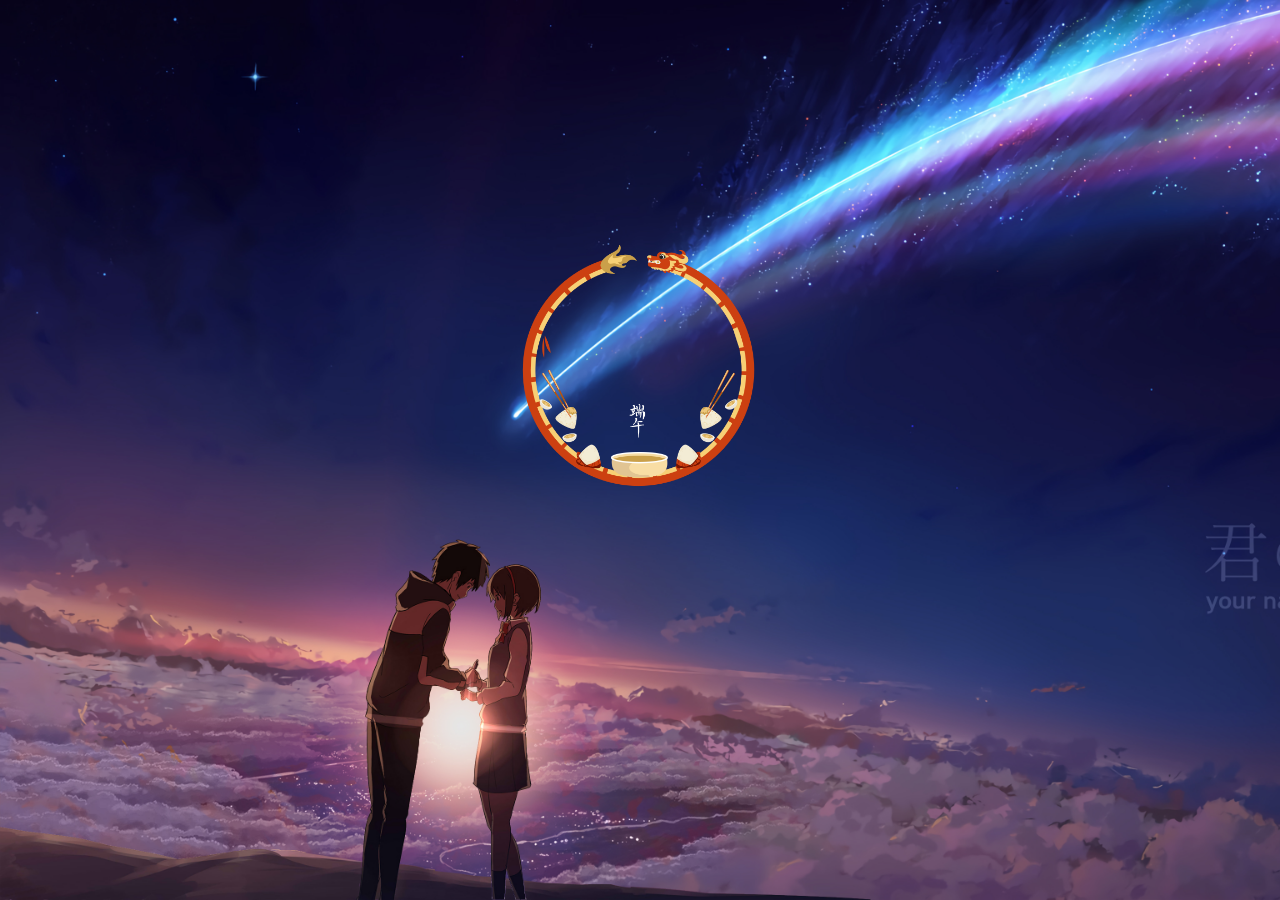
<file: index.html>
<!DOCTYPE html>
<html lang="en">
<head>
    <meta charset="UTF-8">
    <meta http-equiv="X-UA-Compatible" content="IE=edge">
    <meta name="viewport" content="width=device-width, initial-scale=1.0">
    <link rel="website icon" type="png" href="heart.png">
    <title>Le_Thang</title>
    <link rel="stylesheet" href="style.css">
    <link rel="stylesheet" href="https://cdnjs.cloudflare.com/ajax/libs/font-awesome/6.2.0/css/all.min.css" integrity="sha512-xh6O/CkQoPOWDdYTDqeRdPCVd1SpvCA9XXcUnZS2FmJNp1coAFzvtCN9BmamE+4aHK8yyUHUSCcJHgXloTyT2A==" crossorigin="anonymous" referrerpolicy="no-referrer" />
</head>
<body>
    <div class="wrapper">
        <div class="items"></div>
        <div id="text" onclick="buttun();">
            <i class="fa-solid fa-heart-circle-check"></i>
             
        </div>
        
        <div class="traitym">
            <svg id="Layer_1" data-name="Layer 1" xmlns="http://www.w3.org/2000/svg" viewBox="0 0 1875.93 493.34"><defs><style>.cls-1{fill:#fff;}.cls-1,.cls-2{stroke:#231f20;stroke-miterlimit:10;}.cls-2{fill:none;}.cls-3{fill:#ed1c24;}</style></defs><polyline class="cls-1" points="0 345.73 337.04 345.73 414.81 171.65 474.07 490.17 511.11 212.4 559.26 436.47 603.7 180.17 642.59 330.91 981.48 330.91 1294.44 330.91 1368.52 216.1 1459.26 447.58 1529.63 90.17 1614.82 323.51 1875.93 323.51"/><path class="cls-2" d="M1030.63,900.74" transform="translate(-49.15 -569.83)"/><path class="cls-3" d="M1030.34,900.74,1194.5,736.57c1.71-1.87,37.92-42.88,21.84-95.37-15-49-62-64.09-65.86-65.25-7-2-37.93-10.18-71,6.32-35.56,17.76-47.12,50.84-49.18,57.09-1.65-6.13-11.06-38.59-44.35-57.46-30.37-17.23-60-11.44-67-9.87-5.64,1.34-49.58,12.54-69.35,55.47-16.23,35.24-9.75,77.91,16.52,109.07Z" transform="translate(-49.15 -569.83)"/></svg>
        </div>
       
        <div class="cr">
            <div class="imgcr">
                <img src="khung2.png" alt="">
            </div>
        </div>
         <div class="img">
            <img src="ngocanh.jpg" alt="">
        </div>
        <div class="content-wrapper">
            <div class="content">
                <div class="text1">Nhịp tym của Lê Thắng</div>
                <span id="number">1</span><i class="fa-solid fa-heart"></i>
                
            </div>
        </div>
        <div class="container">
            <div class="toast">
                <div class="toast-wrapper">
                    <div class="img-crush">
                        <img src="crush.png" alt="">
                    </div>
                    <div class="text-crush">
                        <p>Tớ có điều muốn nói. Ấn vào lá thư để đọc nhé!</p>
                    </div>
                    <div class="icon" onclick="mail();">
                        <i class="fa-regular fa-envelope"></i>
                    </div>
                </div>
            </div>
        </div>
    </div>
    
    <script src="./java.js"></script>
</body>
</html>
</file>
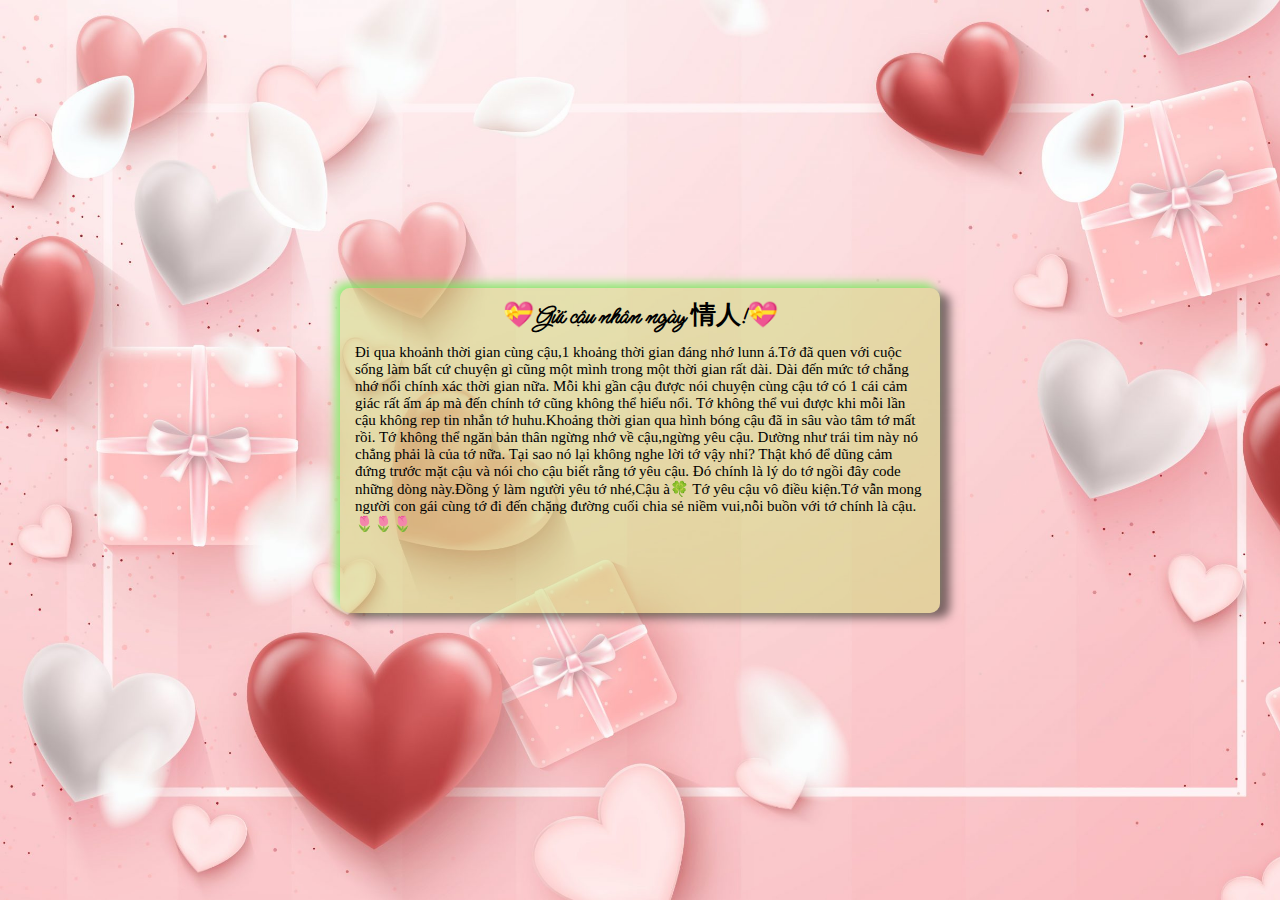
<file: index2.html>
<!DOCTYPE html>
<html lang="en">
<head>
    <meta charset="UTF-8">
    <meta http-equiv="X-UA-Compatible" content="IE=edge">
    <meta name="viewport" content="width=device-width, initial-scale=1.0">
    <link rel="website icon" type="png" href="heart.png">
    <title>Gửi cậu!</title>
    <link rel="stylesheet" href="https://cdnjs.cloudflare.com/ajax/libs/font-awesome/6.2.0/css/all.min.css" integrity="sha512-xh6O/CkQoPOWDdYTDqeRdPCVd1SpvCA9XXcUnZS2FmJNp1coAFzvtCN9BmamE+4aHK8yyUHUSCcJHgXloTyT2A==" crossorigin="anonymous" referrerpolicy="no-referrer" />
</head>
<style>
    @import url('https://fonts.googleapis.com/css2?family=Ms+Madi&display=swap');
    @import url('https://fonts.googleapis.com/css2?family=Dancing+Script:wght@500;600&display=swap');
    body{
        background-image: url("bgr1.jpg");
        background-size: cover;
        background-repeat: no-repeat;
        margin: 0;
        padding: 0;
        display: flex;
        justify-content: center;
        align-items: center;
        min-height: 100vh;
    }
    .wrapper{
        background-color: rgba(197, 219, 100, 0.432);
        width: 600px;
        height: 325px;
        border-radius: 10px;
        box-shadow: -5px -5px 10px rgba(124, 238, 95, 0.8),
                    10px 5px 10px rgba(0, 0, 0, 0.5);
    }
    .text{
        text-align: center;
        padding: 10px 0px;
        font-size: 25px;
        font-family: 'Ms Madi', cursive;
        font-weight: bold;
    }
    .fa-solid{
        color: red;
        margin: 0px 5px;
    }
    .text-crush{
        padding: 0px 15px 10px 15px;
        font-size: 15px;
        font-family: Florence, cursive;

    }
    @media screen and (max-width: 768px) {
        body{
            background-size: cover;
            object-fit: cover;
        }
        .wrapper{
            width: 300px;
            height: 100%;
        }
    }
</style>
<body>
    <div class="wrapper">
        <div class="items"></div>
        <div class="content">
            <div class="text"><i class="fa-solid fa-heart"></i>&#128157Gửi cậu nhân ngày 情人!&#128157<i class="fa-solid fa-heart"></i></div>
            <div class="text-crush">Đi qua khoảnh thời gian cùng cậu,1 khoảng thời gian đáng nhớ lunn á.Tớ đã quen với cuộc sống làm bất cứ chuyện gì cũng một mình trong một thời gian rất dài. Dài đến mức tớ chẳng nhớ nổi chính xác thời gian nữa.

                Mỗi khi gần cậu được nói chuyện cùng cậu tớ có 1 cái cảm giác rất ấm áp mà đến chính tớ cũng không thể hiểu nổi.
                
                Tớ không thể vui được khi mỗi lần cậu không rep tin nhắn tớ huhu.Khoảng thời gian qua hình bóng cậu đã in sâu vào tâm tớ mất rồi. Tớ không thể ngăn bản thân ngừng nhớ về cậu,ngừng yêu cậu. Dường như trái tim này nó chẳng phải là của tớ nữa. Tại sao nó lại không nghe lời tớ vậy nhỉ?
                
                Thật khó để dũng cảm đứng trước mặt cậu và nói cho cậu biết rằng tớ yêu cậu. Đó chính là lý do tớ ngồi đây code những dòng này.Đồng ý làm người yêu tớ nhé,Cậu à&#127808 Tớ yêu cậu vô điều kiện.Tớ vẫn mong người con gái cùng tớ đi đến chặng đường cuối chia sẻ niềm 
            
                vui,nỗi buồn với tớ chính là cậu.&#127799&#127799&#127799
            </div>
        </div>
    </div>
</body>
</html>
</file>
<file: style.css>
@import url('https://fonts.googleapis.com/css2?family=Ms+Madi&display=swap');
        *{
            padding: 0;
            margin: 0;
            box-sizing: border-box;
        }
        body{
            background-image: url("bgr4.jpg");
            background-size: cover;
            background-repeat: no-repeat;
            display: flex;
            justify-content: center;
            align-items: center;
            min-height: 100vh;
        }
        .wrapper{
            position: absolute;
            width: 100%;
            height: 100%;
            display: flex;
            justify-content: center;
            align-items: center;
            flex-direction: column;
        }
        .traitym{
            width: 600px;
            height: 250px;
            display: flex;
            justify-content: center;
            align-items: center;
            z-index: 100;
            margin-top: 20%;
            margin-left: -22px;
        }
        svg .cls-1{
            stroke: #fe0040;
            stroke-width: 5px;
            fill: none;
            stroke-dasharray: 3700;
            stroke-dashoffset: 3700;
            animation: ani 6s forwards 1s;
        }
        @keyframes ani{
            to{
                stroke-dashoffset: 0;
            }
        }
        svg .cls-3{
            stroke: #fe0040;
            stroke-width: 5px;
            fill: none;
            border-radius: 2px;
            stroke-dasharray: 2000;
            stroke-dashoffset: 2000;
            animation: ani1 6s forwards 3s;
        }
        @keyframes ani1{
            0%{
                stroke-dashoffset: 2000;
                fill: none;
            }
            100%{
                stroke-dashoffset: 0;
                fill: red;
            }
        }
        #text{
            position: absolute;
            top: 20%;
            font-size: 23px;
            font-family: cursive;
            color: #fc406f;
            cursor: pointer;
            opacity: 0;
            animation: anime 1s forwards;
            animation-delay: 5.7s;
        }
        @keyframes anime{
            0%{
                opacity: 0;
            }
            100%{
                opacity: 1;
            }
        }
        #text:hover{
            color: red;
            filter: drop-shadow(0 0 10px red);
        }
        .items{
            position: absolute;
            top: 20%;
            width: 100px;
            height: 35px;
            background: #f5f7f400;
            opacity: 0;
            animation: haha 2s forwards 4s;
        }
        @keyframes haha{
            0%{
                opacity: 0;
                width: 0px;
            }
            50%{
                opacity: 1;
            }
            90%{
                opacity: 1;
                width: 130px;
            }
            100%{
                opacity: 0;
                width: 130px;
            }
        }
        .img{
            position: absolute;
            width: 200px;
            height: 205px;
            border-radius: 50%;
            overflow: hidden;
            /*z-index: 1000;*/
           
            transform: scale(0);
            top: 28%;
            box-shadow: 2px 8px 10px rgba(8, 8, 8, 0.4);
            animation:   imageAvt 2s 6s forwards alternate;
        }
        /*imageAvt*/
    
        .cr{
            margin-top: -170px;
            position: absolute;
            justify-content: center;
            text-align: center;
            
        }
        .cr img{
            width: 53%;
        }
        .imgcr{
            position: absolute;
            width: 500px;
            top: 50%;
            left: 50%;
            transform: translate(-50%, -50%);
            display: flex;
            justify-content: center;
            align-items: center;
            text-align: center;
            z-index: 2000;
            
        }
        @keyframes scaleRotate{
            0%{
                opacity: 0;
                transform: scale(0.3);
            }
            100%{
                opacity: 1;
                transform: scale(1);
            }
        }
        @keyframes imageAvt{
            0%{
                transform:scale(0);
            }
            10%{
                transform: scale(1.3);
            }
            20%{
                transform: scale(0.7);
            }
            30%,100%{
                transform: scale(1);
            }
        }
        @keyframes imageAvt1{
            0%{
                transform:scale(0);
            }
            10%{
                transform: scale(1.3);
            }
            20%{
                transform: scale(0.7);
            }
            30%,100%{
                transform: scale(1);
            }
        }
        .img img{
            width: 100%;
            height: 100%;
            object-fit: cover;
        }
        
        
        .content-wrapper{
            border: 3px solid rgb(81, 255, 0);
            opacity: 0;
            cursor: pointer;
            animation: number 2s forwards 2s;
        }
        @keyframes number{
            0%{
                opacity: 0;
            }
            100%{
                opacity: 1;
            }
        }
        .content{
            display: flex;
            justify-content: center;
            align-items: center;
            min-height: 4vh;
            color: rgb(245, 6, 6);
            font-size: 20px;
            padding: 0px 20px;
            font-family: Florence, cursive;
        }
        .text1{
            padding-right: 5px;
        }
        .container{
            display: none;
        }
        .toast{
            background-image: url("bgr3.jpg");
            /*background: rgb(233, 229, 229);*/
            position: absolute;
            width: 100%;
            height: 100%;
            top: 0;
            left: 0;
            display: flex;
            justify-content: center;
            align-items: center;
            transition: 2s;
            z-index: 1000000;
            animation: toast-button 2s ease-in-out forwards;
        }
        @keyframes toast-button{
            0%{
                transform: translateY(-100%);
            }
            80%{
                transform: translateY(0%);
            }
            90%,91%,92%,93%,94%,95%{
                transform: translateY(-3%);
            }
            100%{
                transform: translateY(0%);
            }
        }
        .toast-wrapper{
            margin-top: -200px;
            position: absolute;
            justify-content: center;
            text-align: center;
        }
        .toast-wrapper img{
            width: 70%;/*70*/
        }
        p{
            padding: 0;
            margin-top: -10%;
            font-size: 30px;
            font-weight: bold;
            font-family: 'Ms Madi';
            animation: text-crush 2s forwards 1s;
            cursor: pointer;
        }
        @keyframes text-crush{
            0%{
                color: black;
            }
            100%{
                color: red;
                filter: drop-shadow(0 0 15px red);
            }
        }
        .icon{
            font-size: 40px;
            color: red;
            opacity: 0;
            margin-top: 5%;
            transition: 1s;
            cursor: pointer;
            animation: mail 1s forwards 3s infinite;
        }
        @keyframes mail{
            0%{
                opacity: 1;
                transform: rotate(0deg);
            }
            20%,60%{
                opacity: 1;
                transform: rotate(5deg);
            }
            40%,80%{
                opacity: 1;
                transform: rotate(-5deg);
            }
            100%{
                opacity: 1;
            }
        }
        @media screen and (max-width: 768px) {
            body{
                background-size: cover;
            }
            .wrapper{
                width: 100%;
                height: 100%;
                overflow: hidden;
            }
            .img{
                width: 120px;
                height: 120px;
            }
            .traitym{
                width: 450px;
                margin-top: 40%;
            }
            .items{
                top: 22%;
            }
            #text{
                top: 22%;
            }
        }
</file>
